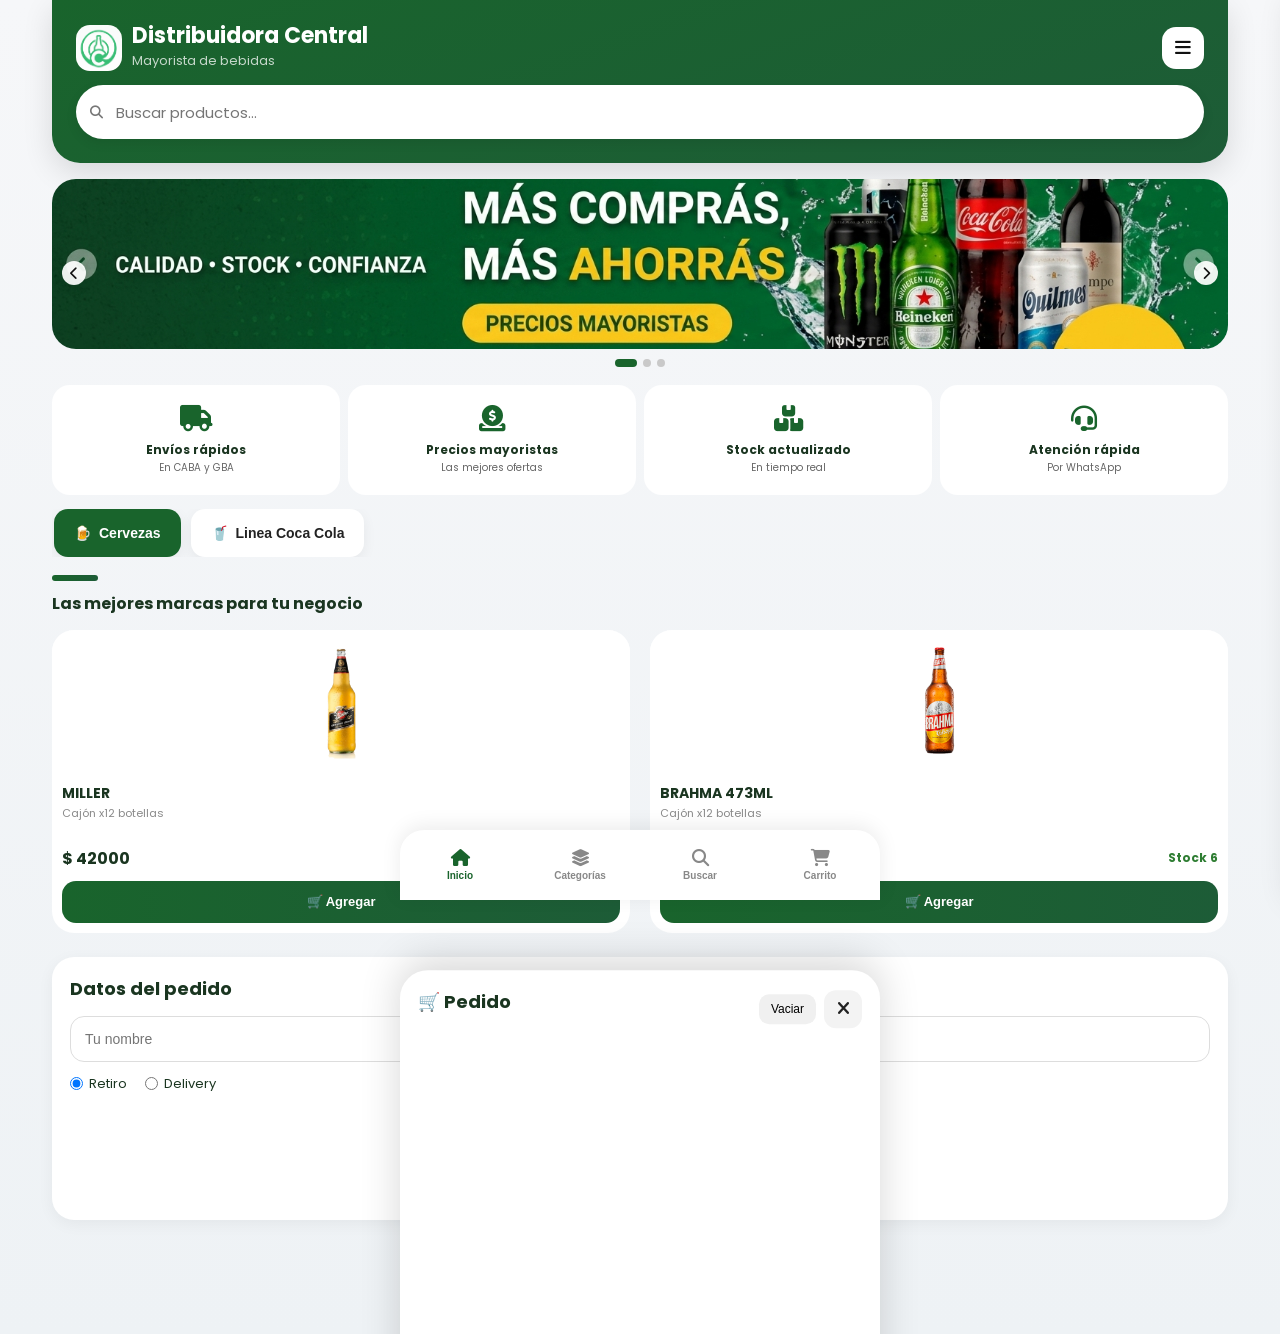
<file: index.html>
<!DOCTYPE html>
<html lang="es">

<head>

  <!-- ========================================
  META
  ======================================== -->

  <meta charset="UTF-8">

  <meta
    name="viewport"
    content="width=device-width, initial-scale=1.0"
  >

  <meta
    name="description"
    content="Catálogo mayorista de bebidas con pedidos rápidos por WhatsApp."
  >

  <meta
    name="theme-color"
    content="#D9204C"
  >

  <!-- OPEN GRAPH -->

  <meta
    property="og:title"
    content="Distribuidora Central"
  >

  <meta
    property="og:description"
    content="Catálogo mayorista de bebidas."
  >

  <meta
    property="og:image"
    content="img/banners/banner1.jpg"
  >

  <meta
    property="og:type"
    content="website"
  >
  <meta
  property="og:locale"
  content="es_AR"
>

<meta
  property="og:site_name"
  content="Distribuidora Central"
>

  <!-- TITLE -->

  <title>
    Distribuidora Central
  </title>

  <!-- FAVICON -->

  <link
    rel="icon"
    href="img/logo/favicon.png"
  >

  <!-- MANIFEST -->

  <link
    rel="manifest"
    href="manifest.json"
  >

  <!-- PRELOAD -->

  <link
    rel="preload"
    as="image"
    href="img/logo/logo.png"
  >

  <!-- ========================================
  CSS
  ======================================== -->

  <link
    rel="stylesheet"
    href="css/variables.css"
  >

  <link
    rel="stylesheet"
    href="css/style.css"
  >

  <link
    rel="stylesheet"
    href="css/responsive.css"
  >

  <!-- ========================================
  ICONOS
  ======================================== -->

  <link
    rel="stylesheet"
    href="https://cdnjs.cloudflare.com/ajax/libs/font-awesome/6.5.2/css/all.min.css"
  >

  <!-- ========================================
  FUENTES
  ======================================== -->

  <link
    rel="preconnect"
    href="https://fonts.googleapis.com"
  >

  <link
    rel="preconnect"
    href="https://fonts.gstatic.com"
    crossorigin
  >

  <link
    href="https://fonts.googleapis.com/css2?family=Poppins:wght@400;500;600;700&display=swap"
    rel="stylesheet"
  >

</head>

<body>

  <!-- ========================================
  APP
  ======================================== -->

  <div id="app">

    <!-- ========================================
    HEADER
    ======================================== -->

    <header class="header-premium">

      <!-- TOP -->

      <div class="header-top">

        <!-- LOGO -->

        <div class="header-logo">

          <img
            src="img/logo/logo.png"
            alt="Logo del negocio"
            class="logo"
            loading="eager"
          >

          <div class="negocio-info">

            <h1>
              Distribuidora Central
            </h1>

            <p>
              Mayorista de bebidas
            </p>

          </div>

        </div>

        <!-- MENÚ -->

        <button
          id="menu-btn"
          type="button"
          class="menu-btn"
          aria-label="Abrir menú"
        >

          <i class="fa-solid fa-bars"></i>

        </button>

      </div>

      <!-- BUSCADOR -->

      <div class="header-search-full">

        <i class="fa-solid fa-magnifying-glass"></i>

        <input
          type="text"
          id="buscador"
          placeholder="Buscar productos..."
          autocomplete="off"
          enterkeyhint="search"
        >

      </div>

    </header>

    <!-- ========================================
    MENÚ LATERAL
    ======================================== -->

    <aside
      id="menu-lateral"
      class="menu-lateral"
    >

      <div class="menu-header">

        <h3>
          Menú
        </h3>

        <button
          id="cerrar-menu"
          class="cerrar-menu"
          type="button"
          aria-label="Cerrar menú"
        >

          <i class="fa-solid fa-xmark"></i>

        </button>

      </div>

      <nav class="menu-links">

        <a href="index.html">

          <i class="fa-solid fa-house"></i>

          Inicio

        </a>

        <a href="pages/faq.html">

          <i class="fa-solid fa-circle-question"></i>

          Preguntas frecuentes

        </a>

        <a href="pages/contacto.html">

          <i class="fa-solid fa-envelope"></i>

          Contacto

        </a>

      </nav>

    </aside>

    <!-- OVERLAY MENU -->

    <div
      id="overlay-menu"
      class="overlay-menu"
    >
    </div>

    <!-- ========================================
    SLIDER
    ======================================== -->

    <section class="slider-promos">

      <!-- IZQUIERDA -->

      <button
        class="slider-arrow prev"
        type="button"
        aria-label="Banner anterior"
      >

        <i class="fa-solid fa-chevron-left"></i>

      </button>

      <!-- CONTENEDOR -->

      <div class="slider-container">

        <div class="slider-track">

          <img
            src="img/banners/banner1.jpg"
            alt="Banner promocional 1"
            loading="lazy"
          >

          <img
            src="img/banners/banner2.jpg"
            alt="Banner promocional 2"
            loading="lazy"
          >

          <img
            src="img/banners/banner3.jpg"
            alt="Banner promocional 3"
            loading="lazy"
          >

        </div>

      </div>

      <!-- DERECHA -->

      <button
        class="slider-arrow next"
        type="button"
        aria-label="Siguiente banner"
      >

        <i class="fa-solid fa-chevron-right"></i>

      </button>

      <!-- DOTS -->

      <div class="slider-dots">

        <span class="dot active"></span>

        <span class="dot"></span>

        <span class="dot"></span>

      </div>

    </section>


<!-- ========================================
BENEFICIOS
======================================== -->

<section class="beneficios">

  <!-- ENVÍOS -->

  <article class="beneficio-card">

    <div class="beneficio-icon">

      <i class="fa-solid fa-truck"></i>

    </div>

    <div>

      <h4>
        Envíos rápidos
      </h4>

      <p>
        En CABA y GBA
      </p>

    </div>

  </article>

  <!-- PRECIOS -->

  <article class="beneficio-card">

    <div class="beneficio-icon">

      <i class="fa-solid fa-circle-dollar-to-slot"></i>

    </div>

    <div>

      <h4>
        Precios mayoristas
      </h4>

      <p>
        Las mejores ofertas
      </p>

    </div>

  </article>

  <!-- STOCK -->

  <article class="beneficio-card">

    <div class="beneficio-icon">

      <i class="fa-solid fa-boxes-stacked"></i>

    </div>

    <div>

      <h4>
        Stock actualizado
      </h4>

      <p>
        En tiempo real
      </p>

    </div>

  </article>

  <!-- ATENCIÓN -->

  <article class="beneficio-card">

    <div class="beneficio-icon">

      <i class="fa-solid fa-headset"></i>

    </div>

    <div>

      <h4>
        Atención rápida
      </h4>

      <p>
        Por WhatsApp
      </p>

    </div>

  </article>

</section>

<!-- ========================================
CATEGORÍAS
======================================== -->

<section
  id="categorias"
  class="categorias categorias-premium categorias-slider"
>
</section>

<!-- ========================================
TÍTULO PRODUCTOS
======================================== -->

<section class="titulo-seccion-productos">

      <div class="titulo-linea"></div>

      <div class="titulo-info">

        <h4 id="titulo-categoria">
          Las mejores marcas para tu negocio
        </h4>

      </div>

    </section>

    <!-- ========================================
    PRODUCTOS
    ======================================== -->

    <main id="productos">
    </main>

    <!-- ========================================
    DATOS CLIENTE
    ======================================== -->

    <section id="datos-cliente">

      <h2>
        Datos del pedido
      </h2>

      <!-- NOMBRE -->

      <input
        type="text"
        id="nombre-cliente"
        placeholder="Tu nombre"
        autocomplete="name"
      >

      <!-- ENTREGA -->

      <div class="opciones-entrega">

        <label>

          <input
            type="radio"
            name="tipo-entrega"
            value="retiro"
            checked
          >

          Retiro

        </label>

        <label>

          <input
            type="radio"
            name="tipo-entrega"
            value="delivery"
          >

          Delivery

        </label>

      </div>

      <!-- DIRECCIÓN -->

      <div
  id="contenedor-direccion"
  class="direccion-oculta"
>

  <select
    id="localidad-cliente"
  >

    <option value="">
      Seleccionar localidad
    </option>

  </select>

  <input
    type="text"
    id="direccion-cliente"
    placeholder="Dirección de entrega"
    autocomplete="street-address"
  >

  <div id="info-envio">

    <strong>

      Envío:
      <span id="costo-envio">
        $0
      </span>

    </strong>

  </div>

</div>

  <!-- ========================================
  OVERLAY CARRITO
  ======================================== -->

  <div
    id="overlay-carrito"
    class="overlay-carrito"
  >
  </div>

  <!-- ========================================
  CARRITO
  ======================================== -->

  <section
    id="seccion-carrito"
    class="carrito-panel"
  >

    <!-- HEADER -->

    <div class="carrito-header">

      <h2>
        🛒 Pedido
      </h2>

      <div class="carrito-header-actions">

        <button
          id="btn-vaciar"
          type="button"
        >

          Vaciar

        </button>

        <button
          id="cerrar-carrito"
          type="button"
          class="cerrar-carrito"
          aria-label="Cerrar carrito"
        >

          <i class="fa-solid fa-xmark"></i>

        </button>

      </div>

    </div>

    <!-- LISTA -->

    <ul id="lista-carrito">
    </ul>

    <!-- VACÍO -->

    <p id="carrito-vacio">

      Tu carrito está vacío

    </p>

    <!-- FOOTER -->

    <div class="carrito-footer">

      <h3 id="total-carrito">

        Total: $0

      </h3>

      <button
        id="btn-finalizar"
        type="button"
      >

        Finalizar pedido

      </button>

    </div>

  </section>

  <!-- ========================================
  FOOTER
  ======================================== -->

  <footer class="footer">

    <div class="footer-links">

      <a href="index.html">
        Inicio
      </a>

      <a href="pages/faq.html">
        FAQ
      </a>

      <a href="pages/contacto.html">
        Contacto
      </a>

    </div>

    <p id="footer-copyright">
  © 2026
</p>

  </footer>

  <!-- ========================================
  BARRA FLOTANTE
  ======================================== -->

  <div
    id="barra-flotante"
    class="barra-flotante"
  >

    <div class="barra-info">

      <span id="barra-cantidad">

        0 productos

      </span>

      <strong id="barra-total">

        Total: $0

      </strong>

    </div>

    <button
      id="barra-ver-carrito"
      type="button"
    >

      Ver carrito

    </button>

  </div>

  <!-- ========================================
  NAVBAR
  ======================================== -->

  <nav class="bottom-nav">

    <!-- INICIO -->

    <button
      class="bottom-btn activo"
      type="button"
    >

      <i class="fa-solid fa-house"></i>

      <span>
        Inicio
      </span>

    </button>

    <!-- CATEGORÍAS -->

    <button
      class="bottom-btn"
      id="btn-categorias-nav"
      type="button"
    >

      <i class="fa-solid fa-layer-group"></i>

      <span>
        Categorías
      </span>

    </button>

    <!-- BUSCAR -->

    <button
      class="bottom-btn"
      id="btn-buscar-nav"
      type="button"
    >

      <i class="fa-solid fa-magnifying-glass"></i>

      <span>
        Buscar
      </span>

    </button>

    <!-- CARRITO -->

    <button
      class="bottom-btn bottom-cart"
      id="bottom-cart-btn"
      type="button"
    >

      <div class="bottom-cart-icon">

        <i class="fa-solid fa-cart-shopping"></i>

        <span
          id="contador-bottom"
          class="contador-bottom"
        >
          0
        </span>

      </div>

      <span>
        Carrito
      </span>

    </button>

  </nav>

  <!-- ========================================
  SCRIPTS
  ======================================== -->

  <script
    src="config/config.js"
    defer
  ></script>

  <script
    src="js/productos.js"
    defer
  ></script>

  <script
    src="js/categorias.js"
    defer
  ></script>

  <script
   src="js/envios.js" 
   defer
   ></script>

  <script
    src="js/carrito.js"
    defer
  ></script>

  <script
    src="js/stock.js"
    defer
  ></script>

  <script
    src="js/whatsapp.js"
    defer
  ></script>

  <script
    src="js/app.js"
    defer
  ></script>

</body>

</html>
</file>
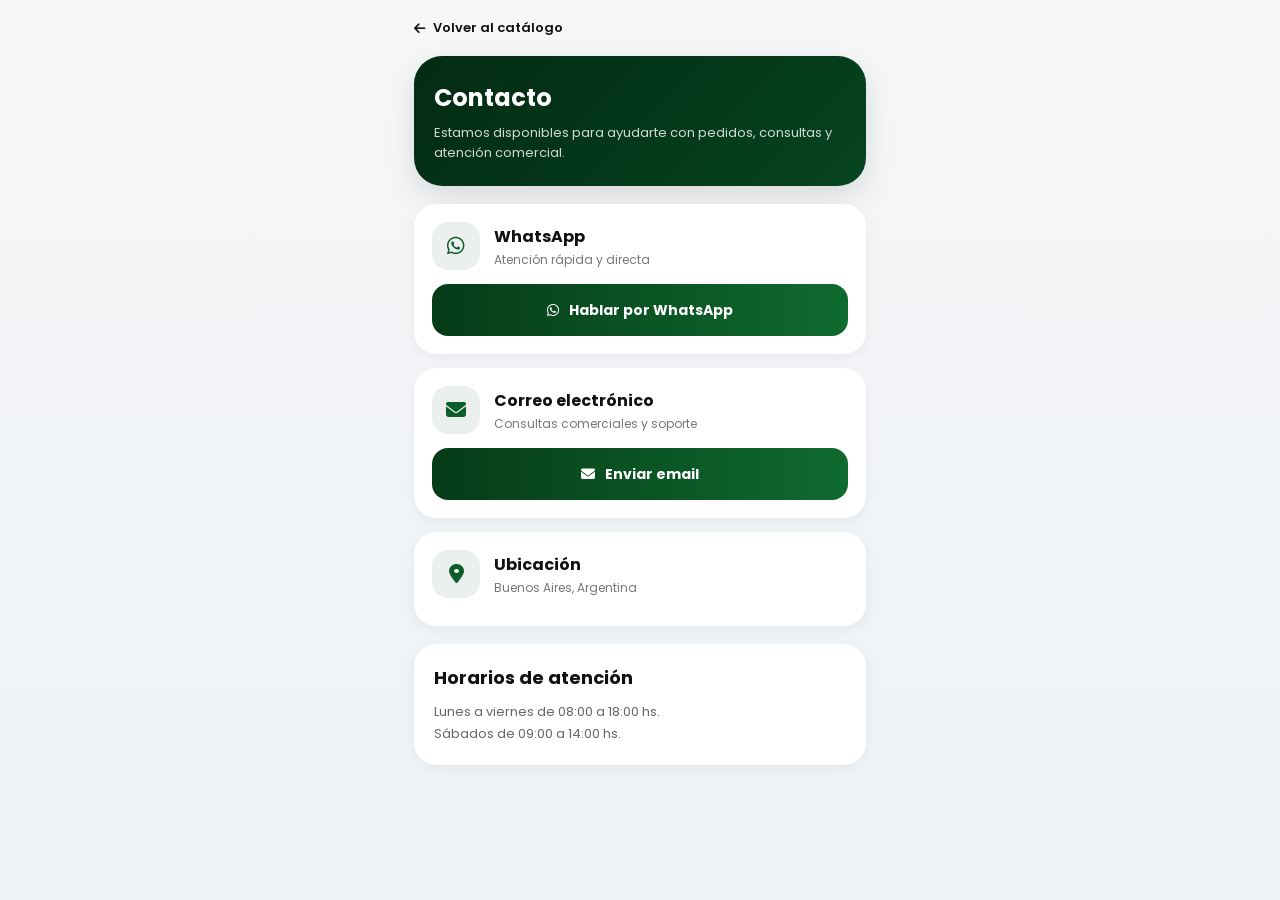
<file: pages/contacto.html>
<!DOCTYPE html>
<html lang="es">

<head>

  <meta charset="UTF-8">

  <meta
    name="viewport"
    content="width=device-width, initial-scale=1.0"
  >

  <title>
    Contacto | Distribuidora Central
  </title>

  <!-- CSS -->

  <link
    rel="stylesheet"
    href="../css/variables.css"
  >

  <link
    rel="stylesheet"
    href="../css/style.css"
  >

  <!-- ICONOS -->

  <link
    rel="stylesheet"
    href="https://cdnjs.cloudflare.com/ajax/libs/font-awesome/6.5.2/css/all.min.css"
  >

  <!-- FUENTE -->

  <link
    rel="preconnect"
    href="https://fonts.googleapis.com"
  >

  <link
    rel="preconnect"
    href="https://fonts.gstatic.com"
    crossorigin
  >

  <link
    href="https://fonts.googleapis.com/css2?family=Poppins:wght@400;500;600;700&display=swap"
    rel="stylesheet"
  >

  <style>

    body{

      font-family:'Poppins',sans-serif;

      background:
        linear-gradient(
          180deg,
          #f6f7f9,
          #eef2f5
        );

      color:#111;

      padding-bottom:40px;

    }

    .contacto-container{

      width:100%;

      max-width:480px;

      margin:auto;

      padding:18px 14px;

    }

    /* ======================================== */
    /* BACK */
    /* ======================================== */

    .btn-back{

      display:flex;

      align-items:center;

      gap:8px;

      margin-bottom:18px;

      text-decoration:none;

      color:#111;

      font-size:13px;

      font-weight:600;

    }

    /* ======================================== */
    /* HEADER */
    /* ======================================== */

    .contacto-header{

      background:
        linear-gradient(
          135deg,
          #032b13,
          #064420
        );

      border-radius:28px;

      padding:24px 20px;

      color:white;

      margin-bottom:18px;

      box-shadow:
        0 10px 30px rgba(0,0,0,0.12);

    }

    .contacto-header h1{

      font-size:24px;

      margin-bottom:8px;

    }

    .contacto-header p{

      font-size:13px;

      line-height:1.5;

      color:
        rgba(255,255,255,0.82);

    }

    /* ======================================== */
    /* CARDS */
    /* ======================================== */

    .contacto-card{

      background:white;

      border-radius:22px;

      padding:18px;

      margin-bottom:14px;

      box-shadow:
        0 4px 14px rgba(0,0,0,0.05);

    }

    .contacto-top{

      display:flex;

      align-items:center;

      gap:14px;

      margin-bottom:10px;

    }

    .contacto-icon{

      width:48px;
      height:48px;

      border-radius:16px;

      background:
        rgba(6,68,32,0.08);

      display:flex;

      align-items:center;

      justify-content:center;

      color:#0b5d2a;

      font-size:20px;

      flex-shrink:0;

    }

    .contacto-info h3{

      font-size:16px;

      margin-bottom:2px;

    }

    .contacto-info p{

      font-size:12px;

      color:#777;

    }

    /* ======================================== */
    /* BUTTON */
    /* ======================================== */

    .contacto-btn{

      width:100%;

      min-height:52px;

      border-radius:16px;

      background:
        linear-gradient(
          90deg,
          #063b18,
          #0f6b2f
        );

      color:white;

      display:flex;

      align-items:center;

      justify-content:center;

      gap:10px;

      text-decoration:none;

      font-weight:700;

      font-size:14px;

      margin-top:14px;

    }

    /* ======================================== */
    /* INFO EXTRA */
    /* ======================================== */

    .extra-info{

      background:white;

      border-radius:22px;

      padding:20px;

      margin-top:18px;

      box-shadow:
        0 4px 14px rgba(0,0,0,0.05);

    }

    .extra-info h3{

      font-size:18px;

      margin-bottom:10px;

    }

    .extra-info p{

      font-size:13px;

      line-height:1.7;

      color:#666;

    }

  </style>

</head>

<body>

  <div class="contacto-container">

    <!-- VOLVER -->

    <a
      href="../index.html"
      class="btn-back"
    >

      <i class="fa-solid fa-arrow-left"></i>

      Volver al catálogo

    </a>

    <!-- HEADER -->

    <section class="contacto-header">

      <h1>
        Contacto
      </h1>

      <p>
        Estamos disponibles para ayudarte con pedidos, consultas y atención comercial.
      </p>

    </section>

    <!-- WHATSAPP -->

    <div class="contacto-card">

      <div class="contacto-top">

        <div class="contacto-icon">

          <i class="fa-brands fa-whatsapp"></i>

        </div>

        <div class="contacto-info">

          <h3>
            WhatsApp
          </h3>

          <p>
            Atención rápida y directa
          </p>

        </div>

      </div>

      <a
        href="https://wa.me/5491138599611"
        target="_blank"
        class="contacto-btn"
      >

        <i class="fa-brands fa-whatsapp"></i>

        Hablar por WhatsApp

      </a>

    </div>

    <!-- EMAIL -->

    <div class="contacto-card">

      <div class="contacto-top">

        <div class="contacto-icon">

          <i class="fa-solid fa-envelope"></i>

        </div>

        <div class="contacto-info">

          <h3>
            Correo electrónico
          </h3>

          <p>
            Consultas comerciales y soporte
          </p>

        </div>

      </div>

      <a
        href="mailto:contacto@distribuidoracentral.com"
        class="contacto-btn"
      >

        <i class="fa-solid fa-envelope"></i>

        Enviar email

      </a>

    </div>

    <!-- UBICACIÓN -->

    <div class="contacto-card">

      <div class="contacto-top">

        <div class="contacto-icon">

          <i class="fa-solid fa-location-dot"></i>

        </div>

        <div class="contacto-info">

          <h3>
            Ubicación
          </h3>

          <p>
            Buenos Aires, Argentina
          </p>

        </div>

      </div>

    </div>

    <!-- INFO -->

    <section class="extra-info">

      <h3>
        Horarios de atención
      </h3>

      <p>
        Lunes a viernes de 08:00 a 18:00 hs.<br>
        Sábados de 09:00 a 14:00 hs.
      </p>

    </section>

  </div>

</body>

</html>
</file>
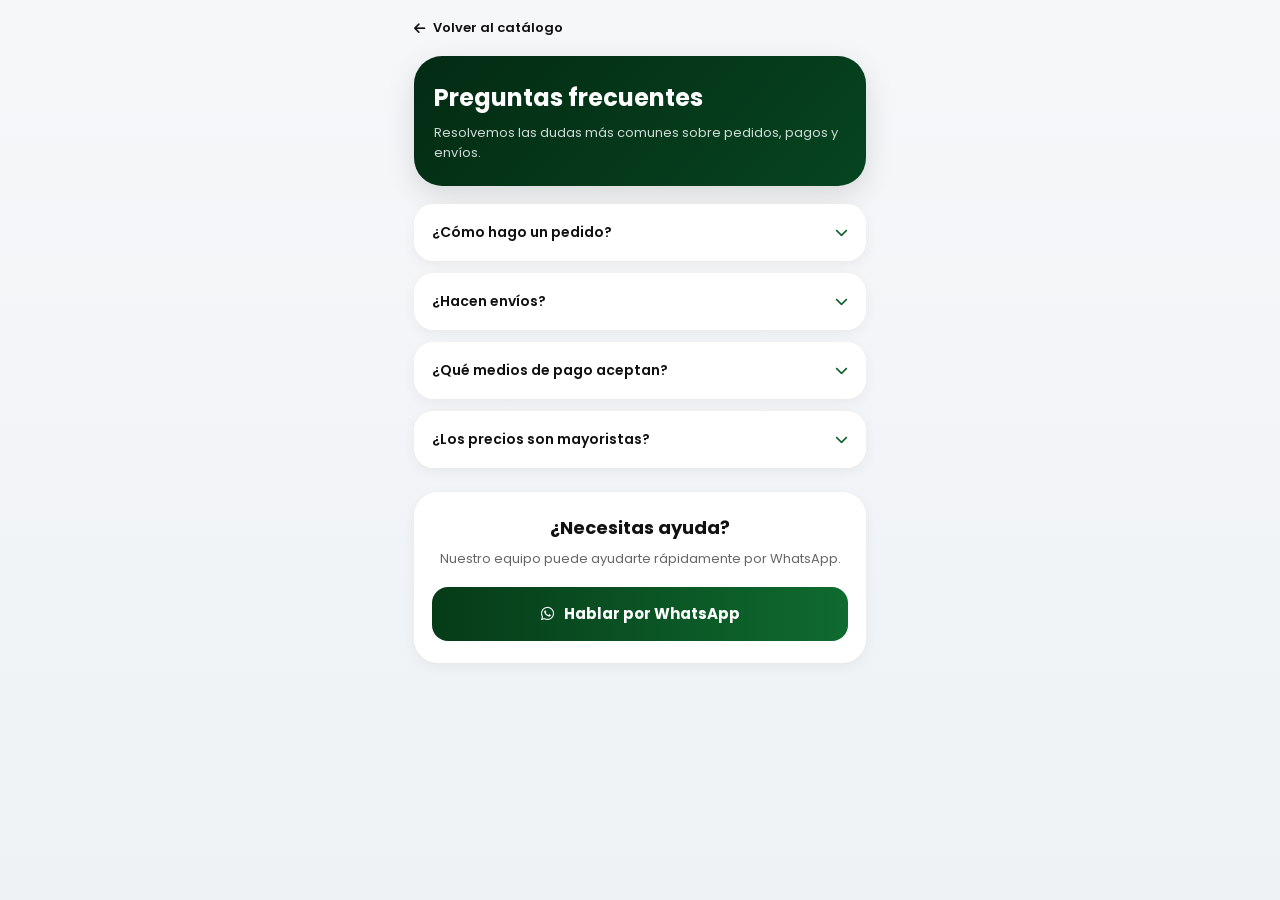
<file: pages/faq.html>
<!DOCTYPE html>
<html lang="es">

<head>

  <meta charset="UTF-8">

  <meta
    name="viewport"
    content="width=device-width, initial-scale=1.0"
  >

  <title>
    FAQ | Distribuidora Central
  </title>

  <!-- CSS -->

  <link
    rel="stylesheet"
    href="../css/variables.css"
  >

  <link
    rel="stylesheet"
    href="../css/style.css"
  >

  <!-- ICONOS -->

  <link
    rel="stylesheet"
    href="https://cdnjs.cloudflare.com/ajax/libs/font-awesome/6.5.2/css/all.min.css"
  >

  <!-- FUENTE -->

  <link
    rel="preconnect"
    href="https://fonts.googleapis.com"
  >

  <link
    rel="preconnect"
    href="https://fonts.gstatic.com"
    crossorigin
  >

  <link
    href="https://fonts.googleapis.com/css2?family=Poppins:wght@400;500;600;700&display=swap"
    rel="stylesheet"
  >

  <style>

    body{

      font-family:'Poppins',sans-serif;

      background:
        linear-gradient(
          180deg,
          #f6f7f9,
          #eef2f5
        );

      color:#111;

      padding-bottom:40px;

    }

    .faq-container{

      width:100%;

      max-width:480px;

      margin:auto;

      padding:18px 14px;

    }

    /* ======================================== */
    /* HEADER */
    /* ======================================== */

    .faq-header{

      background:
        linear-gradient(
          135deg,
          #032b13,
          #064420
        );

      border-radius:28px;

      padding:24px 20px;

      color:white;

      margin-bottom:18px;

      box-shadow:
        0 10px 30px rgba(0,0,0,0.12);

    }

    .faq-header h1{

      font-size:24px;

      margin-bottom:8px;

    }

    .faq-header p{

      font-size:13px;

      line-height:1.5;

      color:
        rgba(255,255,255,0.82);

    }

    /* ======================================== */
    /* FAQ ITEM */
    /* ======================================== */

    .faq-item{

      background:white;

      border-radius:20px;

      margin-bottom:12px;

      overflow:hidden;

      box-shadow:
        0 4px 14px rgba(0,0,0,0.05);

    }

    .faq-question{

      width:100%;

      border:none;

      background:white;

      padding:18px;

      display:flex;

      align-items:center;

      justify-content:space-between;

      gap:12px;

      cursor:pointer;

      font-family:'Poppins',sans-serif;

      font-size:14px;

      font-weight:600;

      text-align:left;

      color:#111;

    }

    .faq-question i{

      transition:0.25s ease;

      color:#0b5d2a;

      font-size:13px;

    }

    .faq-item.active .faq-question i{

      transform:rotate(180deg);

    }

    /* ======================================== */
    /* ANSWER */
    /* ======================================== */

    .faq-answer{

      max-height:0;

      overflow:hidden;

      transition:
        max-height 0.3s ease;

    }

    .faq-answer p{

      padding:
        0
        18px
        18px;

      font-size:13px;

      line-height:1.6;

      color:#666;

    }

    .faq-item.active .faq-answer{

      max-height:300px;

    }

    /* ======================================== */
    /* WHATSAPP */
    /* ======================================== */

    .faq-whatsapp{

      margin-top:24px;

      background:white;

      border-radius:24px;

      padding:22px 18px;

      text-align:center;

      box-shadow:
        0 4px 14px rgba(0,0,0,0.05);

    }

    .faq-whatsapp h3{

      font-size:18px;

      margin-bottom:8px;

    }

    .faq-whatsapp p{

      font-size:13px;

      color:#666;

      margin-bottom:18px;

      line-height:1.5;

    }

    .faq-whatsapp a{

      width:100%;

      min-height:54px;

      border-radius:16px;

      background:
        linear-gradient(
          90deg,
          #063b18,
          #0f6b2f
        );

      color:white;

      display:flex;

      align-items:center;

      justify-content:center;

      gap:10px;

      text-decoration:none;

      font-weight:700;

      font-size:15px;

    }

    /* ======================================== */
    /* BACK */
    /* ======================================== */

    .btn-back{

      display:flex;

      align-items:center;

      gap:8px;

      margin-bottom:18px;

      text-decoration:none;

      color:#111;

      font-size:13px;

      font-weight:600;

    }

  </style>

</head>

<body>

  <div class="faq-container">

    <!-- VOLVER -->

    <a
      href="../index.html"
      class="btn-back"
    >

      <i class="fa-solid fa-arrow-left"></i>

      Volver al catálogo

    </a>

    <!-- HEADER -->

    <section class="faq-header">

      <h1>
        Preguntas frecuentes
      </h1>

      <p>
        Resolvemos las dudas más comunes sobre pedidos, pagos y envíos.
      </p>

    </section>

    <!-- FAQ -->

    <div class="faq-item">

      <button class="faq-question">

        ¿Cómo hago un pedido?

        <i class="fa-solid fa-chevron-down"></i>

      </button>

      <div class="faq-answer">

        <p>
          Agrega los productos al carrito y luego presiona “Finalizar pedido”.
        </p>

      </div>

    </div>

    <!-- ======================================== -->

    <div class="faq-item">

      <button class="faq-question">

        ¿Hacen envíos?

        <i class="fa-solid fa-chevron-down"></i>

      </button>

      <div class="faq-answer">

        <p>
          Sí, realizamos entregas en CABA y zonas seleccionadas de GBA.
        </p>

      </div>

    </div>

    <!-- ======================================== -->

    <div class="faq-item">

      <button class="faq-question">

        ¿Qué medios de pago aceptan?

        <i class="fa-solid fa-chevron-down"></i>

      </button>

      <div class="faq-answer">

        <p>
          Transferencia bancaria, efectivo y billeteras virtuales.
        </p>

      </div>

    </div>

    <!-- ======================================== -->

    <div class="faq-item">

      <button class="faq-question">

        ¿Los precios son mayoristas?

        <i class="fa-solid fa-chevron-down"></i>

      </button>

      <div class="faq-answer">

        <p>
          Sí. Todos los precios publicados corresponden a valores mayoristas.
        </p>

      </div>

    </div>

    <!-- WHATSAPP -->

    <section class="faq-whatsapp">

      <h3>
        ¿Necesitas ayuda?
      </h3>

      <p>
        Nuestro equipo puede ayudarte rápidamente por WhatsApp.
      </p>

      <a
        href="https://wa.me/5491138599611"
        target="_blank"
      >

        <i class="fa-brands fa-whatsapp"></i>

        Hablar por WhatsApp

      </a>

    </section>

  </div>

  <!-- SCRIPT -->

  <script>

    const faqItems =
      document.querySelectorAll(".faq-item");

    faqItems.forEach(item => {

      const button =
        item.querySelector(".faq-question");

      button.addEventListener("click", () => {

        item.classList.toggle("active");

      });

    });

  </script>

</body>

</html>
</file>
<file: css/variables.css>
:root {

  /* ========================================
     IDENTIDAD DE MARCA
  ======================================== */

  --color-principal: #24582d;
  --color-principal-hover: #16411c;

  --color-secundario: #F8F7F5;

  /* ========================================
     SUPERFICIES Y FONDOS
  ======================================== */

  --color-fondo: #F4F5F7;

  --color-surface: #FFFFFF;

  --color-overlay: rgba(0, 0, 0, 0.45);

  /* ========================================
     TIPOGRAFÍA
  ======================================== */

  --color-texto: #222222;

  --color-texto-soft: #666666;

  --color-texto-invertido: #FFFFFF;

  /* ========================================
     BORDES
  ======================================== */

  --color-borde: #E5E5E5;

  --color-borde-hover: #DADADA;

  /* ========================================
     ESTADOS
  ======================================== */

  --color-stock: #080403;

  --color-sin-stock: #C62828;

  --color-exito:#2E7D32;

  --color-advertencia:#F57C00;

  --color-error: #C62828;

  /* ========================================
     TIPOGRAFÍA
  ======================================== */

  --font-principal:
    "Poppins",
    sans-serif;

  --text-xs: 12px;

  --text-sm: 14px;

  --text-md: 16px;

  --text-lg: 18px;

  --text-xl: 24px;

  --text-xxl: 32px;

  --line-height: 1.4;

  /* ========================================
     ESPACIADOS
  ======================================== */

  --space-1: 4px;

  --space-2: 8px;

  --space-3: 12px;

  --space-4: 16px;

  --space-5: 20px;

  --space-6: 24px;

  --space-7: 32px;

  --space-8: 40px;

  --space-9: 48px;

  /* ========================================
     BORDES REDONDEADOS
  ======================================== */

  --radius-sm: 10px;

  --radius-md: 16px;

  --radius-lg: 22px;

  --radius-xl: 28px;

  --radius-full: 999px;

  /* ========================================
     SOMBRAS
  ======================================== */

  --shadow-soft:
    0 4px 12px rgba(
      0,
      0,
      0,
      0.08
    );

  --shadow-hover:
    0 8px 18px rgba(
      0,
      0,
      0,
      0.12
    );

  --shadow-floating:
    0 10px 30px rgba(
      0,
      0,
      0,
      0.18
    );

  /* ========================================
     TRANSICIONES
  ======================================== */

  --transition-fast:
    0.15s ease;

  --transition:
    0.25s ease;

  --transition-slow:
    0.4s ease;

  /* ========================================
     LAYOUT
  ======================================== */

  --container-width: 1200px;

  --navbar-height: 72px;

  --bottom-nav-height: 72px;

  --header-height: auto;

  /* ========================================
     Z-INDEX
  ======================================== */

  --z-header: 100;

  --z-overlay: 900;

  --z-menu: 950;

  --z-cart: 960;

  --z-floating: 970;

  --z-modal: 999;

}
</file>
<file: css/style.css>
/* ========================================
RESET
======================================== */

*{
  margin:0;
  padding:0;
  box-sizing:border-box;
}

/* ========================================
ROOT
======================================== */

html{
  scroll-behavior:smooth;
}

/* ========================================
BODY
======================================== */
  body{

  font-family:
    'Poppins',
    sans-serif;

  background:
    linear-gradient(
      180deg,
      #f6f7f9,
      #eef2f5
    );

  color:
    var(--color-texto);

  overflow-x:hidden;

  padding-bottom:90px;

  min-height:100vh;

}

/* ========================================
APP
======================================== */

#app{

  width:100%;

  max-width:480px;

  margin:0 auto;

  padding:
    0
    12px
    24px;

}

/* ========================================
HEADER
======================================== */

.header-premium{

  background:
    linear-gradient(
      160deg,
      var(--color-principal),
      var(--color-principal-hover)
    );

  padding:16px;

  border-bottom-left-radius:28px;
  border-bottom-right-radius:28px;

  margin-bottom:16px;

  box-shadow:
    0 10px 30px rgba(
      0,
      0,
      0,
      0.12
    );

}

/* ========================================
TOP HEADER
======================================== */

.header-top{

  display:flex;

  align-items:center;

  justify-content:space-between;

  gap:12px;

  margin-bottom:14px;

}

/* ========================================
LOGO
======================================== */

.header-logo{

  display:flex;

  align-items:center;

  gap:10px;

  min-width:0;

}

.logo{

  width:46px;
  height:46px;

  border-radius:14px;

  object-fit:cover;

  background:white;

  flex-shrink:0;

}

.negocio-info{

  min-width:0;

}

.negocio-info h1{

  color:white;

  font-size:16px;

  line-height:1.1;

  font-weight:700;

  white-space:nowrap;

  overflow:hidden;

  text-overflow:ellipsis;

}

.negocio-info p{

  color:
    rgba(255,255,255,0.75);

  font-size:11px;

  margin-top:3px;

}

/* ========================================
BUSCADOR
======================================== */

.header-search-full{

  position:relative;

  width:100%;

}

.header-search-full i{

  position:absolute;

  left:14px;

  top:50%;

  transform:
    translateY(-50%);

  color:#777;

  font-size:13px;

}

#buscador{

  width:100%;

  height:48px;

  border:none;

  outline:none;

  border-radius:999px;

  background:white;

  padding:0 18px 0 40px;

  font-size:13px;

  font-family:'Poppins',sans-serif;

  box-shadow:
    0 4px 12px rgba(0,0,0,0.08);

}

/* ========================================
CARRITO
======================================== */

.cart-btn{

  width:46px;
  height:46px;

  border:none;

  border-radius:50%;

  background:
    linear-gradient(
      180deg,
      #2c9e4e,
      #1b8024
    );

  color:white;

  position:relative;

  cursor:pointer;

  font-size:16px;

  flex-shrink:0;

  box-shadow:
    0 6px 18px rgba(49, 124, 74, 0.35);

}

#contador-carrito{

  position:absolute;

  top:-4px;
  right:-4px;

  width:18px;
  height:18px;

  border-radius:50%;

 background:var(--color-surface);

color:var(--color-principal);
  font-size:10px;

  font-weight:700;

  display:flex;

  align-items:center;

  justify-content:center;

}

/* ========================================
CATEGORÍAS
======================================== */

.categorias-premium{

  display:flex;

  gap:10px;

  overflow-x:auto;

  scrollbar-width:none;

  padding-bottom:4px;

}

.categorias-premium::-webkit-scrollbar{

  display:none;

}

/* ========================================
CATEGORÍAS DEBAJO DEL SLIDER
======================================== */

.categorias-slider{

  margin-bottom:18px;

  padding:0 2px;

}

.categorias-premium button{

  border:none;

  background:white;

  min-height:42px;

  padding:0 16px;

  border-radius:14px;

  font-size:12px;

  font-weight:600;

  white-space:nowrap;

  display:flex;

  align-items:center;

  gap:8px;

  color:#222;

  cursor:pointer;

  flex-shrink:0;

  box-shadow:
    0 4px 14px rgba(0,0,0,0.06);

}

.categoria-activa{
  background:var(--color-principal) !important;
  color:var(--color-texto-invertido) !important;
}

/* ========================================
FLECHAS
======================================== */

.slider-arrow{

  position:absolute;

  top:50%;

  transform:
    translateY(-50%);

  width:24px;
  height:24px;

  border:none;

  border-radius:50%;

  background:
    rgba(255, 255, 255, 0.562);

  color:#222222;

  cursor:pointer;

  z-index:2;

  display:flex;

  align-items:center;

  justify-content:center;

  box-shadow:
    0 3px 10px rgba(0,0,0,0.12);

}

.slider-arrow:first-child{

  left:10px;

}

.slider-arrow:last-child{

  right:10px;

}

/* ========================================
BENEFICIOS
======================================== */

.beneficios{

  display:grid;

  grid-template-columns:
    repeat(4,1fr);

  gap:8px;

  margin-bottom:14px;

}

.beneficio-card{

  background:#ffffff;

  border-radius:18px;

  padding:14px 10px;

  text-align:center;

  display:flex;

  flex-direction:column;

  align-items:center;

  justify-content:center;

  min-height:110px;

}

/* ========================================
ICONO
======================================== */

.beneficio-icon{

  display:flex;

  align-items:center;

  justify-content:center;

  margin-bottom:10px;

  color:var(--color-principal);

  font-size:26px;

}

/* ========================================
TEXTO
======================================== */

.beneficio-card h4{

  font-size:12px;

  line-height:1.3;

  font-weight:700;

  color:var(--color-texto);

  margin-bottom:4px;

}

.beneficio-card p{

  font-size:10px;

  line-height:1.2;

  color:var(--color-texto-soft);

}
/* ========================================
TÍTULO SECCIÓN PRODUCTOS
======================================== */

.titulo-seccion-productos{

  margin-bottom:14px;

}

.titulo-linea{

  width:46px;

  height:6px;

  border-radius:999px;

  background:
   linear-gradient(
  90deg,
  var(--color-principal),
  var(--color-principal-hover)
);

  margin-bottom:10px;

}

.titulo-info h2{

  font-size:24px;

  font-weight:700;

   color:var(--color-texto);

  margin-bottom:2px;

  line-height:1;

}

.titulo-info p{

  font-size:13px;

   color:var(--color-texto-soft);

}

/* ========================================
PRODUCTOS
======================================== */

#productos{

  display:grid;

  grid-template-columns:
    repeat(2,1fr);

  gap:12px;

}

/* ========================================
CARD PRODUCTO
======================================== */

.card-producto{

  background:rgb(255, 255, 255);

  border-radius:22px;

  overflow:hidden;

  box-shadow:
    0 4px 16px rgba(255, 255, 255, 0.06);

  display:flex;

  flex-direction:column;

  transition:0.2s ease;

}

.card-producto:hover{

  transform:
    translateY(-2px);

}

/* ========================================
IMAGEN
======================================== */

.img-producto{

  width:100%;

  height:145px;

  object-fit:contain;

  background:#fff;

  padding:12px;

}
/* ========================================
CONTENIDO
======================================== */

.contenido-producto{

  padding:10px;

  display:flex;

  flex-direction:column;

  flex:1;

}

.top-producto{

  flex:1;

}

/* ========================================
NOMBRE
======================================== */

.info-producto h3{

  font-size:14px;

  line-height:1.2;

  font-weight:700;

   color:var(--color-texto);

  margin-bottom:4px;

}

/* ========================================
DESCRIPCIÓN
======================================== */

.descripcion{

  font-size:11px;

  color:#8a8a8a;

  line-height:1.3;

  margin-bottom:10px;

  min-height:30px;

}

/* ========================================
PRECIO Y STOCK
======================================== */

.precio-stock{

  display:flex;

  justify-content:space-between;

  align-items:center;

  margin-bottom:10px;

  gap:8px;

}

.precio{

  font-size:16px;

  font-weight:700;

  color:var(--color-texto);


}

.stock{

  font-size:12px;

  color:var(--color-exito);

  font-weight:700;

  white-space:nowrap;

}

/* ========================================
BOTÓN PRODUCTO
======================================== */

.card-producto button{

  width:100%;

  height:42px;

  border:none;

  border-radius:14px;

  background:
    linear-gradient(
  90deg,
  var(--color-principal),
  var(--color-principal-hover)
);

  color:white;

  font-size:13px;

  font-weight:600;

  cursor:pointer;

  margin-top:auto;

}

/* ========================================
DATOS CLIENTE
======================================== */

#datos-cliente{

  margin-top:24px;

  background:white;

  padding:18px;

  border-radius:22px;

  box-shadow:
    0 4px 16px rgba(0,0,0,0.05);

}

#datos-cliente h2{

  font-size:18px;

  margin-bottom:14px;

}

#datos-cliente input[type="text"]{

  width:100%;

  padding:14px;

  border:1px solid #ddd;

  border-radius:14px;

  margin-bottom:12px;

  font-size:14px;

  outline:none;

}

/* ========================================
ENTREGA
======================================== */

.opciones-entrega{

  display:flex;

  gap:18px;

  margin-bottom:12px;

}

.opciones-entrega label{

  display:flex;

  align-items:center;

  gap:6px;

  font-size:13px;

}

/* ========================================
OVERLAY
======================================== */

.overlay-carrito{

  position:fixed;

  inset:0;

  background:
    rgba(0,0,0,0.35);

  backdrop-filter:
    blur(3px);

  opacity:0;

  pointer-events:none;

  transition:0.3s ease;

  z-index:998;

}

.overlay-activo{

  opacity:1;

  pointer-events:auto;

}

/* ========================================
PANEL CARRITO
======================================== */

.carrito-panel{

  position:fixed;

  left:50%;
  bottom:0;

  transform:
    translateX(-50%)
    translateY(110%);

  width:100%;

  max-width:480px;

  height:78vh;

  background:white;

  border-top-left-radius:28px;
  border-top-right-radius:28px;

  z-index:999;

  transition:
    transform 0.35s ease;

  box-shadow:
    0 -10px 40px rgba(0,0,0,0.16);

  display:flex;

  flex-direction:column;

  overflow:hidden;

}

.carrito-abierto{

  transform:
    translateX(-50%)
    translateY(0) !important;

}

/* ========================================
HEADER CARRITO
======================================== */

.carrito-header{

  display:flex;

  justify-content:space-between;

  align-items:center;

  padding:18px;

}

.carrito-header h2{

  font-size:18px;

}

#btn-vaciar{

  border:none;

  background:#f0f0f0;

  padding:8px 12px;

  border-radius:10px;

  font-size:12px;

  cursor:pointer;

}

/* ========================================
HEADER ACTIONS
======================================== */

.carrito-header-actions{

  display:flex;

  align-items:center;

  gap:8px;

}

/* ========================================
CERRAR CARRITO
======================================== */

.cerrar-carrito{

  width:38px;
  height:38px;

  border:none;

  border-radius:12px;

  background:#f3f3f3;

  color:#222;

  font-size:18px;

  cursor:pointer;

  display:flex;

  align-items:center;

  justify-content:center;

  transition:0.2s ease;

}

.cerrar-carrito:hover{

  background:#e9e9e9;

}

/* ========================================
LISTA CARRITO
======================================== */

#lista-carrito{

  list-style:none;

  padding:0 18px;

  overflow-y:auto;

  flex:1;

}

/* ========================================
ITEM CARRITO
======================================== */

.item-carrito{

  display:flex;

  gap:12px;

  align-items:center;

  background:#f8f9fb;

  border-radius:16px;

  padding:10px;

  margin-bottom:12px;

}

.item-carrito img{

  width:60px;
  height:60px;

  object-fit:contain;

  background:white;

  border-radius:12px;

  padding:6px;

  flex-shrink:0;

}

.info-item{

  flex:1;

}

.info-item h4{

  font-size:13px;

  margin-bottom:3px;

}

.info-item p{

  font-size:12px;

}

/* ========================================
CONTROLES
======================================== */

.controles{

  display:flex;

  align-items:center;

  gap:8px;

  margin-top:6px;

}

.controles button{

  width:24px;
  height:24px;

  border:none;

  border-radius:8px;

  background:
    var(--color-principal);

  color:white;

  font-size:13px;

  cursor:pointer;

}

/* ========================================
FOOTER CARRITO
======================================== */

.carrito-footer{

  background:white;

  padding:
    14px
    18px
    90px;

  border-top:
    1px solid #eee;

}

/* ========================================
TOTAL
======================================== */

#total-carrito{

  margin-bottom:12px;

  font-size:22px;

  font-weight:700;

}

/* ========================================
FINALIZAR
======================================== */

#btn-finalizar{

  width:100%;

  min-height:56px;

  border:none;

  border-radius:16px;

  background:
    linear-gradient(
  90deg,
  var(--color-principal),
  var(--color-principal-hover)
);

  color:white;

  font-size:16px;

  font-weight:700;

  cursor:pointer;

}

/* ========================================
CARRITO VACÍO
======================================== */

#carrito-vacio{

  padding:20px;

  text-align:center;

}

/* ========================================
FOOTER
======================================== */

.footer{

  margin-top:26px;

  padding:18px 10px;

  text-align:center;

  color:#777;

  font-size:12px;

}

.footer-links{

  display:flex;

  justify-content:center;

  gap:14px;

  margin-bottom:10px;

}

.footer-links a{

  text-decoration:none;

  color:
    var(--color-texto);

  font-weight:600;

  font-size:12px;

}

/* ========================================
BOTTOM NAV
======================================== */

.bottom-nav{

  position:fixed;

  bottom:0;

  left:50%;

  transform:
    translateX(-50%);

  width:100%;

  max-width:480px;

  height:70px;

  background:white;

  display:flex;

  justify-content:space-around;

  align-items:center;

  border-top-left-radius:24px;
  border-top-right-radius:24px;

  box-shadow:
    0 -4px 20px rgba(0,0,0,0.08);

  z-index:997;

}

.bottom-btn{

  border:none;

  background:transparent;

  display:flex;

  flex-direction:column;

  align-items:center;

  justify-content:center;

  gap:4px;

  color:#888;

  font-size:17px;

  cursor:pointer;

  width:100%;

}

.bottom-btn span{

  font-size:10px;

  font-weight:600;

}

.bottom-btn.activo{

  color:
    var(--color-principal);

}

/* ========================================
SIN RESULTADOS
======================================== */

.sin-resultados{

  grid-column:1/-1;

  background:white;

  padding:30px;

  border-radius:18px;

  text-align:center;

  font-size:14px;

  box-shadow:
    0 2px 10px rgba(0,0,0,0.05);

}

/* ========================================
RESPONSIVE
======================================== */

@media (min-width:768px){

  #app{

    max-width:1200px;

  }

  #productos{

    grid-template-columns:
      repeat(auto-fit,minmax(230px,1fr));

  }

  .slider-container img{

    height:320px;

  }

  .negocio-info h1{

    font-size:22px;

  }

  .negocio-info p{

    font-size:13px;

  }

  #buscador{

    height:54px;

    font-size:15px;

  }

  .cart-btn{

    width:54px;
    height:54px;

    font-size:18px;

  }

  .categorias-premium button{

    height:48px;

    padding:0 20px;

    font-size:14px;

  }

}
/* ========================================
HIGHLIGHT CATEGORÍAS
======================================== */

.categorias-highlight{

  animation:
    categoriasGlow 1.2s ease;

}

@keyframes categoriasGlow{

  0%{

    transform:
      scale(1);

  }

  50%{

    transform:
      scale(1.02);

  }

  100%{

    transform:
      scale(1);

  }

}/* ========================================
SLIDER PREMIUM
======================================== */

.slider-promos{

  position:relative;

  margin-bottom:18px;

}

.slider-container{

  overflow:hidden;

  border-radius:24px;

}

.slider-track{

  display:flex;

  transition:
    transform 0.4s ease;

}

.slider-track img{

  width:100%;

  flex-shrink:0;

  height:170px;

  object-fit:cover;

  display:block;

}

/* ========================================
FLECHAS
======================================== */

.slider-arrow{

  position:absolute;

  top:50%;

  transform:
    translateY(-50%);

  width:24px;
  height:24px;

  border:none;

  border-radius:50%;

  background:
    rgba(255,255,255,0.92);

  color:#111;

  display:flex;

  align-items:center;

  justify-content:center;

  cursor:pointer;

  z-index:2;

  box-shadow:
    0 4px 10px rgba(0,0,0,0.08);

}

.slider-arrow.prev{

  left:10px;

}

.slider-arrow.next{

  right:10px;

}

/* ========================================
DOTS
======================================== */

.slider-dots{

  display:flex;

  justify-content:center;

  gap:6px;

  margin-top:10px;

}

.dot{

  width:8px;
  height:8px;

  border-radius:50%;

  background:#c9c9c9;

  transition:0.25s ease;

}

.dot.active{
  width:22px;
  border-radius:999px;
  background:var(--color-principal);
}
/* ========================================
MENU BUTTON
======================================== */

.menu-btn{

  width:42px;
  height:42px;

  border:none;

  border-radius:14px;

  background:white;

  color:#111;

  font-size:18px;

  cursor:pointer;

  display:flex;

  align-items:center;

  justify-content:center;

}

/* ========================================
MENU LATERAL
======================================== */

.menu-lateral{

  position:fixed;

  top:0;
  right:-280px;

  width:260px;
  height:100vh;

  background:white;

  z-index:1001;

  padding:20px;

  display:flex;

  flex-direction:column;

  gap:10px;

  transition:0.3s ease;

  box-shadow:
    -10px 0 30px rgba(0,0,0,0.12);

}

.menu-abierto{

  right:0;

}

/* ========================================
HEADER MENU
======================================== */

.menu-header{

  display:flex;

  align-items:center;

  justify-content:space-between;

  margin-bottom:20px;

}

.menu-header h3{

  font-size:18px;

}

/* ========================================
CERRAR MENU
======================================== */

.cerrar-menu{

  width:38px;
  height:38px;

  border:none;

  border-radius:12px;

  background:#f3f3f3;

  font-size:18px;

  cursor:pointer;

}

/* ========================================
LINKS MENU
======================================== */

.menu-lateral a{

  text-decoration:none;

  color:var(--color-texto);

  background:#f8f8f8;

  padding:14px;

  border-radius:14px;

  display:flex;

  align-items:center;

  gap:10px;

  font-size:14px;

  font-weight:600;

}

/* ========================================
OVERLAY MENU
======================================== */

.overlay-menu{

  position:fixed;

  inset:0;

  background:
    rgba(0,0,0,0.35);

  opacity:0;

  pointer-events:none;

  transition:0.3s ease;

  z-index:1000;

}

.overlay-menu.activo{

  opacity:1;

  pointer-events:auto;

}/* ========================================
BOTTOM CART
======================================== */

.bottom-cart{

  position:relative;

}

/* ========================================
ICONO
======================================== */

.bottom-cart-icon{

  position:relative;

  display:flex;

  align-items:center;

  justify-content:center;

}

/* ========================================
CONTADOR
======================================== */

.contador-bottom{

  position:absolute;

  top:-6px;
  right:-10px;

  width:18px;
  height:18px;

  border-radius:50%;

  background:var(--color-principal);

    color:var(--color-texto-invertido);

  font-size:10px;

  font-weight:700;

  display:flex;

  align-items:center;

  justify-content:center;

}
/* ========================================
BARRA FLOTANTE
======================================== */

.barra-flotante{

  position:fixed;

  left:50%;
  bottom:82px;

  transform:translateX(-50%);

  width:calc(100% - 24px);

  max-width:456px;

  background:
    linear-gradient(
  90deg,
  var(--color-principal),
  var(--color-principal-hover)
);

  border-radius:18px;

  padding:14px 16px;

  display:none;

  align-items:center;

  justify-content:space-between;

  gap:12px;

  z-index:996;

  box-shadow:
    0 8px 24px rgba(0,0,0,0.16);

}

/* ========================================
INFO
======================================== */

.barra-info{

  display:flex;

  flex-direction:column;

  gap:2px;

  color:white;

}

#barra-cantidad{

  font-size:12px;

  opacity:0.85;

}

#barra-total{

  font-size:18px;

  line-height:1;

}

/* ========================================
BOTÓN
======================================== */

#barra-ver-carrito{

  border:none;

  background:white;

   color:var(--color-principal);

  height:42px;

  padding:0 16px;

  border-radius:12px;

  font-size:13px;

  font-weight:700;

  cursor:pointer;

  flex-shrink:0;

}
.direccion-oculta{
  display:none;
}
.card-producto button:disabled{

  background:#D9D9D9 !important;

  color:#7A7A7A;

  cursor:not-allowed;

  box-shadow:none;

  opacity:0.9;

}
.stock-ok{
  color:var(--color-exito);
}

.stock-bajo{
  color:var(--color-advertencia);
}

.stock-vacio{
  color:var(--color-error);
}

.card-producto button:disabled{

  background:#d9d9d9 !important;

  color:#777 !important;

  cursor:not-allowed;

  opacity:.9;

  box-shadow:none;

}
/* ========================================
ENVÍOS
======================================== */

#localidad-cliente{

  width:100%;

  padding:14px;

  border:1px solid #ddd;

  border-radius:14px;

  margin-bottom:12px;

  font-size:14px;

  background:white;

}

#info-envio{

  margin-top:8px;

  font-size:14px;

  color:var(--color-texto);

}
/* ========================================
CAMPO ERROR
======================================== */

.campo-error{

  border:2px solid #e53935 !important;

  animation:
    shakeCampo .35s ease;

}

@keyframes shakeCampo{

  0%{
    transform:translateX(0);
  }

  25%{
    transform:translateX(-4px);
  }

  50%{
    transform:translateX(4px);
  }

  75%{
    transform:translateX(-4px);
  }

  100%{
    transform:translateX(0);
  }

}
/* ========================================
ERROR FORMULARIO
======================================== */

.campo-error{

  border:2px solid #E53935 !important;

  animation:
    shakeCampo .35s ease;

}

.mensaje-error{

  color:#E53935;

  font-size:12px;

  font-weight:600;

  margin-top:6px;

  margin-bottom:10px;

}

/* ========================================
ANIMACIÓN
======================================== */

@keyframes shakeCampo{

  0%{
    transform:translateX(0);
  }

  25%{
    transform:translateX(-4px);
  }

  50%{
    transform:translateX(4px);
  }

  75%{
    transform:translateX(-4px);
  }

  100%{
    transform:translateX(0);
  }

}
</file>
<file: css/responsive.css>
/* ========================================
TABLETS
======================================== */

@media (min-width: 768px) {

  /* ========================================
  APP
  ======================================== */

  #app {

    max-width:
      var(--container-width);

    margin:
      0 auto;

  }

  /* ========================================
  PRODUCTOS
  ======================================== */

  #productos {

    grid-template-columns:
      repeat(
        auto-fit,
        minmax(240px, 1fr)
      );

    gap:
      var(--space-5);

  }

  /* ========================================
  SLIDER
  ======================================== */

  .slider-premium img {

    height:
      320px;

  }

  /* ========================================
  HEADER
  ======================================== */

  .header-premium {

    padding:
      var(--space-5);

  }

  .logo-premium {

    width:
      52px;

    height:
      52px;

  }

  .logo-texto h1 {

    font-size:
      var(--text-xl);

  }

  .logo-texto p {

    font-size:
      var(--text-xs);

  }

  /* ========================================
  BUSCADOR
  ======================================== */

  .header-buscador input {

    height:
      54px;

    font-size:
      var(--text-sm);

  }

  /* ========================================
  CARRITO SUPERIOR
  ======================================== */

  .carrito-top {

    height:
      54px;

    padding:
      0 var(--space-5);

  }

  /* ========================================
  CATEGORÍAS
  ======================================== */

  .categorias-premium button {

    height:
      48px;

    padding:
      0 var(--space-5);

    font-size:
      var(--text-sm);

  }

}

/* ========================================
DESKTOP
======================================== */

@media (min-width: 1024px) {

  /* ========================================
  PRODUCTOS
  ======================================== */

  #productos {

    grid-template-columns:
      repeat(
        auto-fit,
        minmax(260px, 1fr)
      );

  }

  /* ========================================
  SLIDER
  ======================================== */

  .slider-premium img {

    height:
      360px;

  }

  /* ========================================
  HEADER
  ======================================== */

  .header-premium {

    padding:
      var(--space-6);

  }

  /* ========================================
  CARDS
  ======================================== */

  .card-producto:hover {

    transform:
      translateY(-4px);

    box-shadow:
      var(--shadow-hover);

  }

}

/* ========================================
GRANDES PANTALLAS
======================================== */

@media (min-width: 1400px) {

  #app {

    max-width:
      1320px;

  }

}

/* ========================================
CELULARES PEQUEÑOS
======================================== */

@media (max-width: 380px) {

  /* ========================================
  HEADER
  ======================================== */

  .logo-texto h1 {

    font-size:
      18px;

  }

  /* ========================================
  BOTONES
  ======================================== */

  .categorias-premium button {

    padding:
      0 var(--space-3);

    font-size:
      13px;

  }

  /* ========================================
  BARRA FLOTANTE
  ======================================== */

  .barra-flotante {

    width:
      calc(100% - 16px);

    bottom:
      76px;

  }

}

}
</file>
